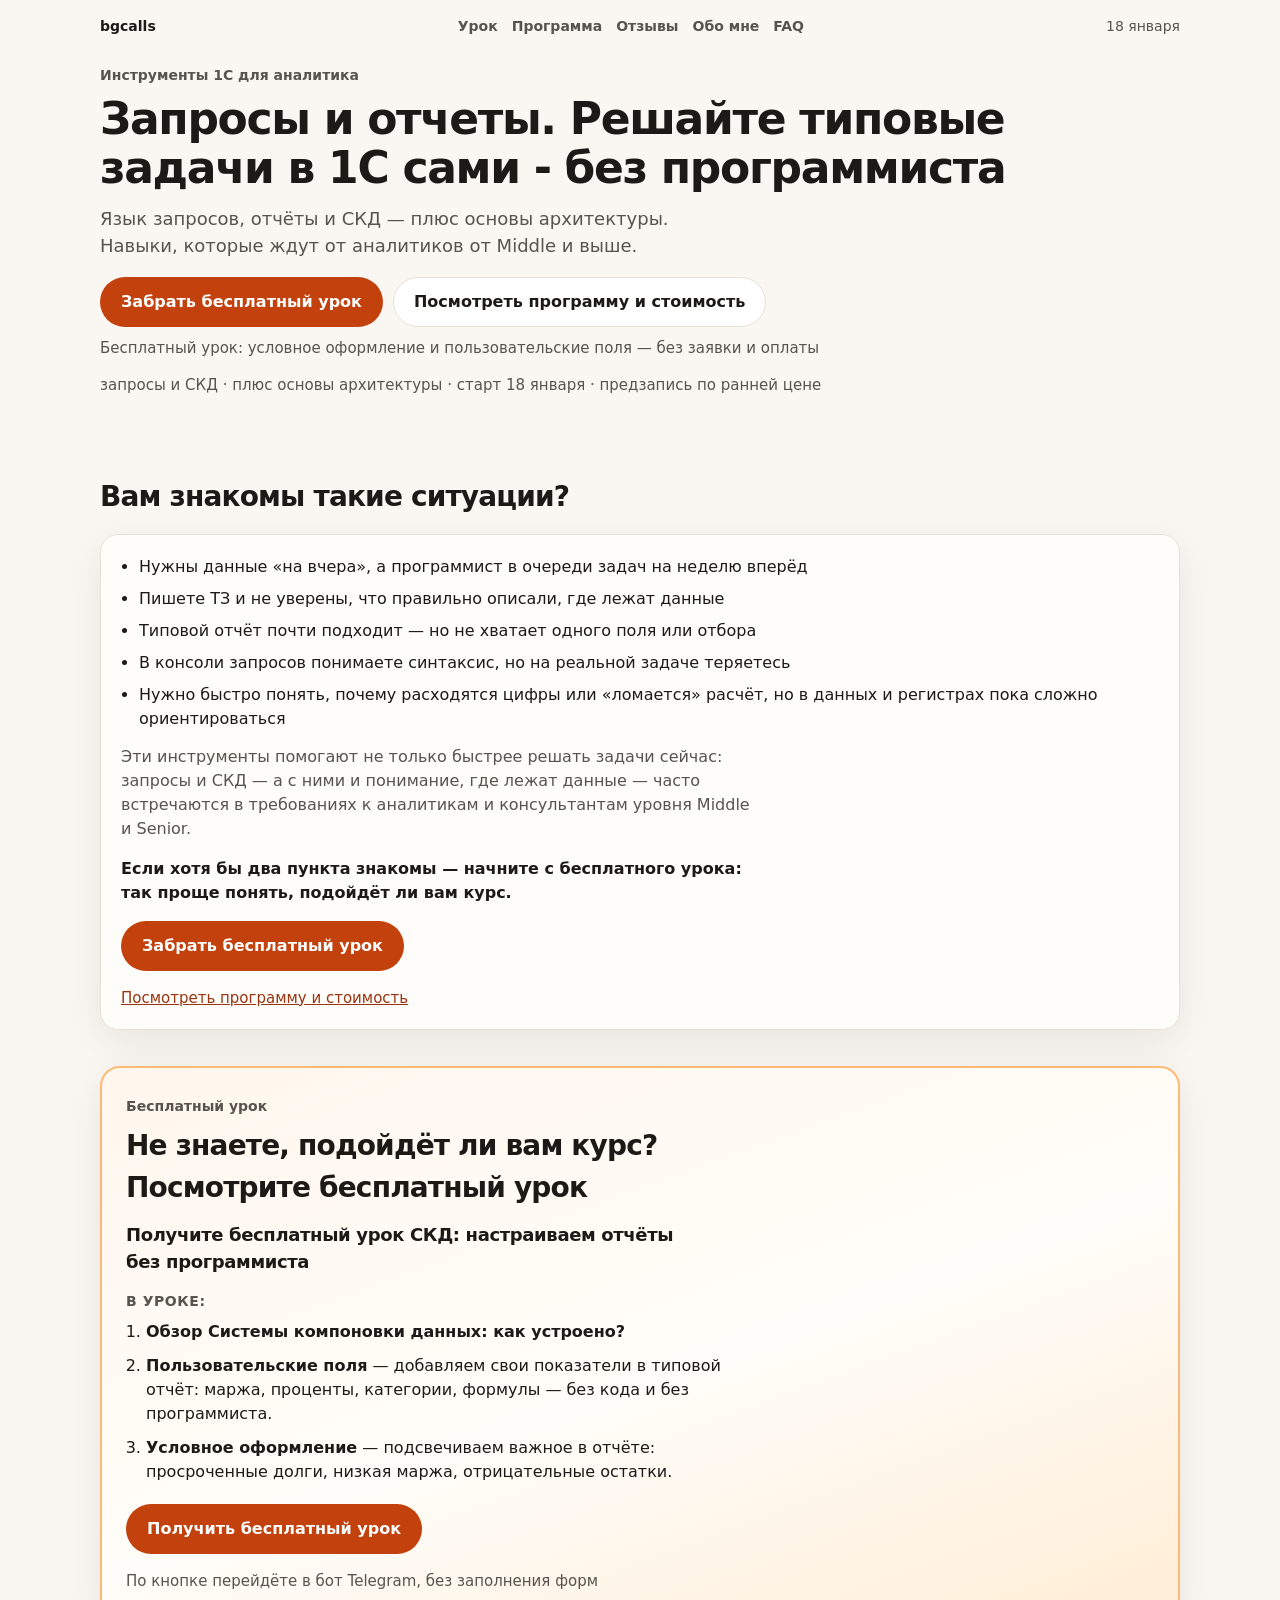
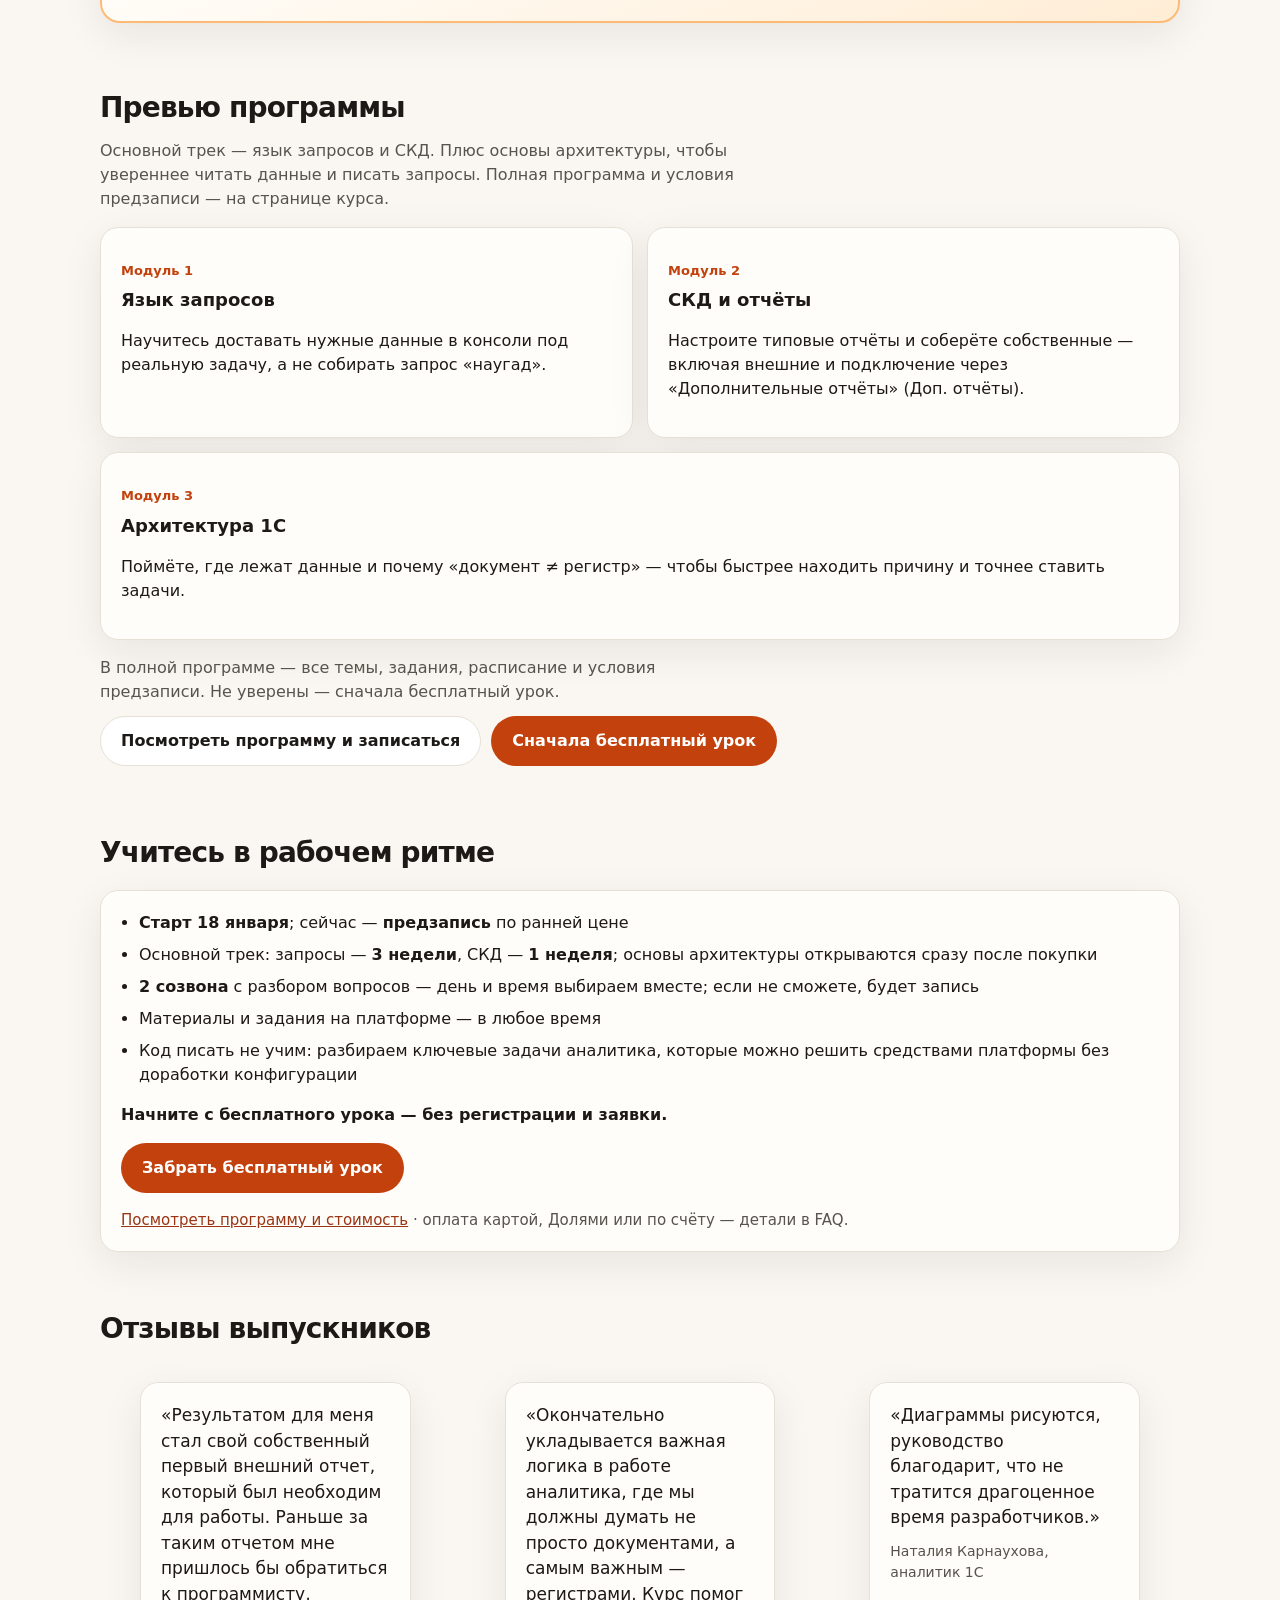
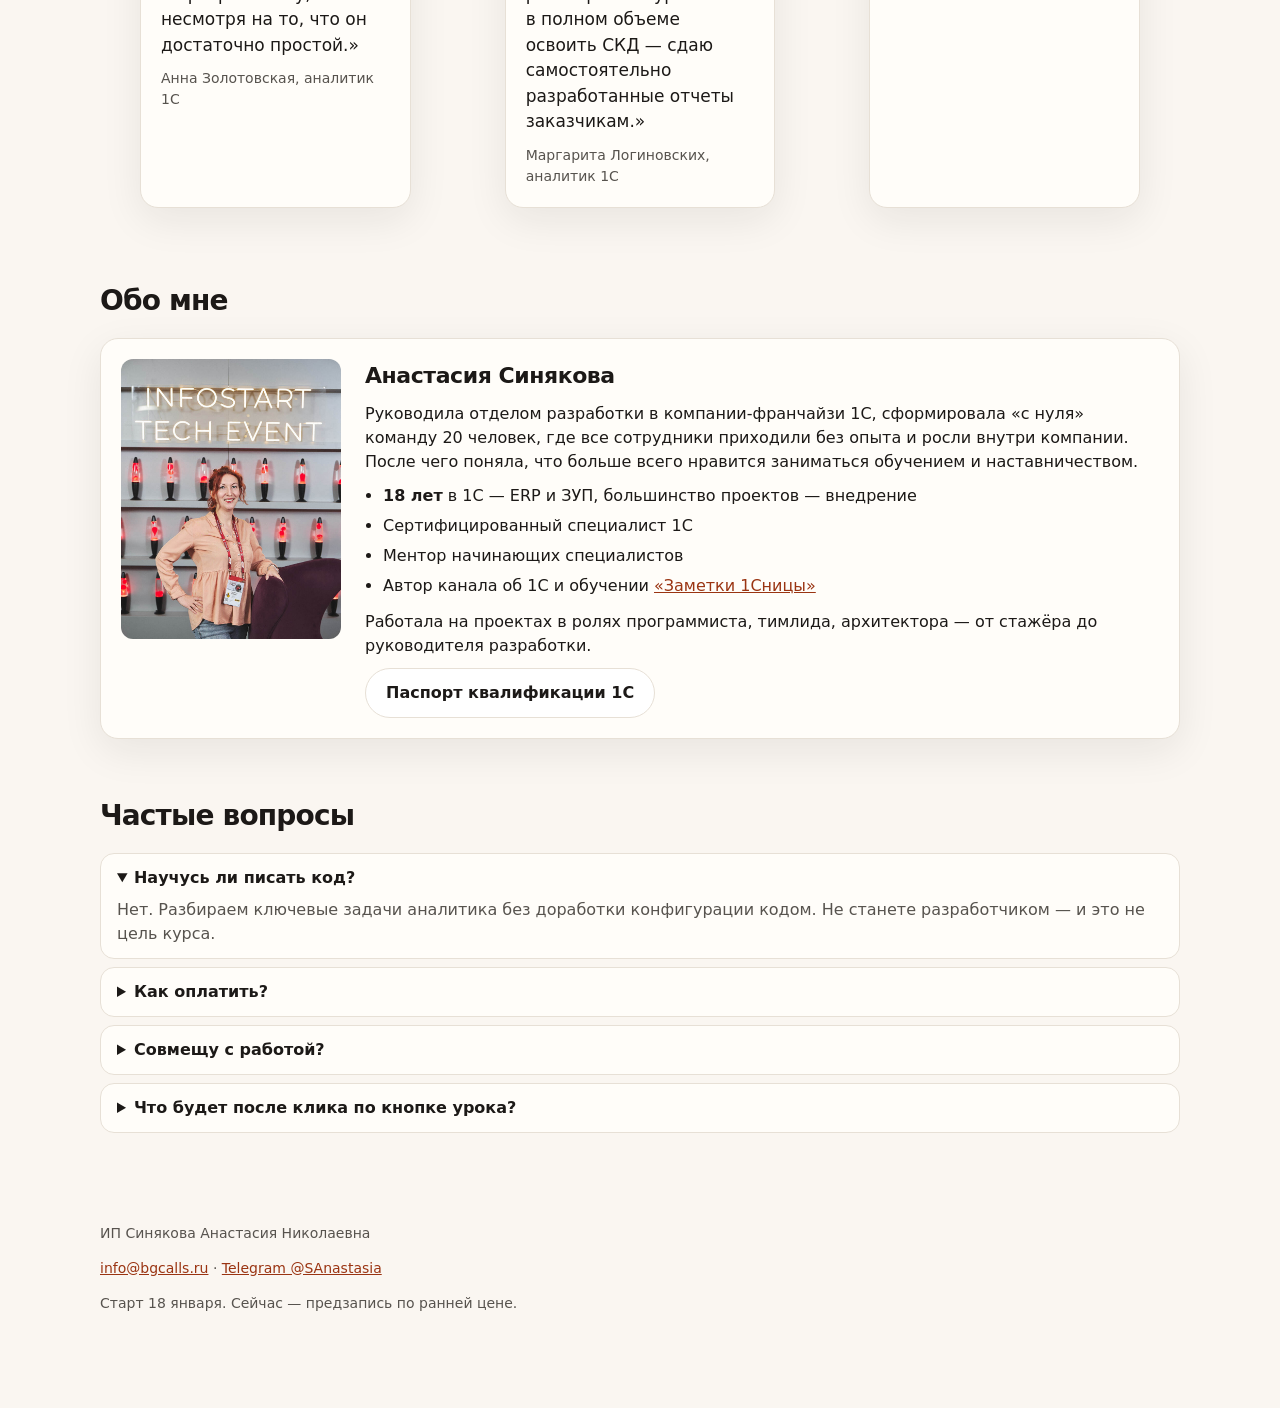
<file: index.html>
<!DOCTYPE html>
<html lang="ru">
<head>
  <meta charset="utf-8">
  <meta name="viewport" content="width=device-width, initial-scale=1">
  <title>Инструменты 1С для аналитика</title>
  <meta name="description" content="Для аналитиков и консультантов 1С. Решаем свои задачи без программиста. Короткий курс: язык запросов и СКД, плюс основы архитектуры. Старт 18 января — сейчас предзапись по ранней цене.">
  <link rel="canonical" href="https://query.bgcalls.ru/">
  <link rel="icon" href="/favicon.ico" sizes="any">
  <link rel="icon" type="image/jpeg" href="/favicon.jpg">
  <link rel="apple-touch-icon" href="/favicon.jpg">
  <meta property="og:title" content="Инструменты 1С для аналитика">
  <meta property="og:description" content="Для аналитиков и консультантов 1С. Язык запросов и СКД без программиста, плюс основы архитектуры. Старт 18 января — предзапись по ранней цене.">
  <meta property="og:url" content="https://query.bgcalls.ru/">
  <meta property="og:type" content="website">
  <link rel="stylesheet" href="styles.css">
  <!-- Yandex.Metrika counter 94870906 — тот же, что на bgcalls.ru -->
  <script>
    (function (m, e, t, r, i, k, a) {
      m[i] = m[i] || function () { (m[i].a = m[i].a || []).push(arguments); };
      m[i].l = 1 * new Date();
      for (var j = 0; j < document.scripts.length; j++) {
        if (document.scripts[j].src === r) { return; }
      }
      k = e.createElement(t), a = e.getElementsByTagName(t)[0], k.async = 1, k.src = r;
      a.parentNode.insertBefore(k, a);
    })(window, document, "script", "https://mc.yandex.ru/metrika/tag.js", "ym");
    ym(94870906, "init", {
      clickmap: true,
      trackLinks: true,
      accurateTrackBounce: true,
      webvisor: true
    });
  </script>
  <noscript><div><img src="https://mc.yandex.ru/watch/94870906" style="position:absolute; left:-9999px;" alt=""></div></noscript>
</head>
<body>
  <header class="wrap top">
    <div><strong>bgcalls</strong></div>
    <nav class="top-nav" aria-label="Разделы">
      <a href="#besplatnyy-urok">Урок</a>
      <a href="#programma">Программа</a>
      <a href="#otzyvy">Отзывы</a>
      <a href="#obo-mne">Обо мне</a>
      <a href="#faq">FAQ</a>
    </nav>
    <div>18 января</div>
  </header>

  <main>
    <section class="wrap hero" id="hero">
      <p class="kicker">Инструменты 1С для аналитика</p>
      <h1>Запросы и отчеты. Решайте типовые задачи в 1С сами - без программиста</h1>
      <p class="lead">Язык запросов, отчёты и СКД — плюс основы архитектуры. Навыки, которые ждут от аналитиков от Middle и выше.</p>
      <div class="btns">
        <a class="btn btn-main" href="#besplatnyy-urok">Забрать бесплатный урок</a>
        <a class="btn btn-ghost js-program" href="https://bgcalls.ru/tools#rec713897254">Посмотреть программу и стоимость</a>
      </div>
      <p class="cta-note">Бесплатный урок: условное оформление и пользовательские поля — без заявки и оплаты</p>
      <p class="meta">запросы и СКД · плюс основы архитектуры · старт 18 января · предзапись по ранней цене</p>
    </section>

    <section class="wrap" id="boli">
      <h2>Вам знакомы такие ситуации?</h2>
      <div class="card pains">
        <ul>
          <li>Нужны данные «на вчера», а программист в очереди задач на неделю вперёд</li>
          <li>Пишете ТЗ и не уверены, что правильно описали, где лежат данные</li>
          <li>Типовой отчёт почти подходит — но не хватает одного поля или отбора</li>
          <li>В консоли запросов понимаете синтаксис, но на реальной задаче теряетесь</li>
          <li>Нужно быстро понять, почему расходятся цифры или «ломается» расчёт, но в данных и регистрах пока сложно ориентироваться</li>
        </ul>
        <p class="career-note">Эти инструменты помогают не только быстрее решать задачи сейчас: запросы и СКД — а с ними и понимание, где лежат данные — часто встречаются в требованиях к аналитикам и консультантам уровня Middle и Senior.</p>
        <p class="bridge">Если хотя бы два пункта знакомы — начните с бесплатного урока: так проще понять, подойдёт ли вам курс.</p>
        <p><a class="btn btn-main" href="#besplatnyy-urok">Забрать бесплатный урок</a></p>
        <p class="soft-note"><a class="js-program" href="https://bgcalls.ru/tools#rec713897254">Посмотреть программу и стоимость</a></p>
      </div>
    </section>

    <section class="wrap lead-magnet" id="besplatnyy-urok">
      <div class="lead-magnet-inner">
        <p class="kicker">Бесплатный урок</p>
        <h2>Не знаете, подойдёт ли вам курс? Посмотрите бесплатный урок</h2>
        <p class="lead-magnet-offer">Получите бесплатный урок СКД: настраиваем отчёты без программиста</p>
        <p class="lead-magnet-label">В уроке:</p>
        <ol class="lead-magnet-list">
          <li>
            <strong>Обзор Системы компоновки данных: как устроено?</strong>
          </li>
          <li>
            <strong>Пользовательские поля</strong> — добавляем свои показатели в типовой отчёт: маржа, проценты, категории, формулы — без кода и без программиста.
          </li>
          <li>
            <strong>Условное оформление</strong> — подсвечиваем важное в отчёте: просроченные долги, низкая маржа, отрицательные остатки.
          </li>
        </ol>
        <p><a class="btn btn-main js-lead" href="https://t.me/bgcalls_tools_bot?start=link_bGJ6SiWSzK">Получить бесплатный урок</a></p>
        <p class="soft-note">По кнопке перейдёте в бот Telegram, без заполнения форм</p>
      </div>
    </section>

    <section class="wrap" id="programma">
      <h2>Превью программы</h2>
      <p class="section-lead">Основной трек — язык запросов и СКД. Плюс основы архитектуры, чтобы увереннее читать данные и писать запросы. Полная программа и условия предзаписи — на странице курса.</p>
      <div class="grid-mods">
        <article class="card">
          <p class="num">Модуль 1</p>
          <h3>Язык запросов</h3>
          <p>Научитесь доставать нужные данные в консоли под реальную задачу, а не собирать запрос «наугад».</p>
        </article>
        <article class="card">
          <p class="num">Модуль 2</p>
          <h3>СКД и отчёты</h3>
          <p>Настроите типовые отчёты и соберёте собственные — включая внешние и подключение через «Дополнительные отчёты» (Доп. отчёты).</p>
        </article>
        <article class="card">
          <p class="num">Модуль 3</p>
          <h3>Архитектура 1С</h3>
          <p>Поймёте, где лежат данные и почему «документ ≠ регистр» — чтобы быстрее находить причину и точнее ставить задачи.</p>
        </article>
      </div>
      <p class="cta-context">В полной программе — все темы, задания, расписание и условия предзаписи. Не уверены — сначала бесплатный урок.</p>
      <div class="btns">
        <a class="btn btn-ghost js-program" href="https://bgcalls.ru/tools#rec713897254">Посмотреть программу и записаться</a>
        <a class="btn btn-main" href="#besplatnyy-urok">Сначала бесплатный урок</a>
      </div>
    </section>

    <section class="wrap" id="format">
      <h2>Учитесь в рабочем ритме</h2>
      <div class="card">
        <ul class="format-list">
          <li><strong>Старт 18 января</strong>; сейчас — <strong>предзапись</strong> по ранней цене</li>
          <li>Основной трек: запросы — <strong>3 недели</strong>, СКД — <strong>1 неделя</strong>; основы архитектуры открываются сразу после покупки</li>
          <li><strong>2 созвона</strong> с разбором вопросов — день и время выбираем вместе; если не сможете, будет запись</li>
          <li>Материалы и задания на платформе — в любое время</li>
          <li>Код писать не учим: разбираем ключевые задачи аналитика, которые можно решить средствами платформы без доработки конфигурации</li>
        </ul>
        <p class="bridge">Начните с бесплатного урока — без регистрации и заявки.</p>
        <p><a class="btn btn-main" href="#besplatnyy-urok">Забрать бесплатный урок</a></p>
        <p class="soft-note"><a class="js-program" href="https://bgcalls.ru/tools#rec713897254">Посмотреть программу и стоимость</a> · оплата картой, Долями или по счёту — детали в FAQ.</p>
      </div>
    </section>

    <section class="wrap" id="otzyvy">
      <h2>Отзывы выпускников</h2>
      <div class="grid-3">
        <figure class="card">
          <blockquote class="quote">«Результатом для меня стал свой собственный первый внешний отчет, который был необходим для работы. Раньше за таким отчетом мне пришлось бы обратиться к программисту, несмотря на то, что он достаточно простой.»</blockquote>
          <figcaption class="who">Анна Золотовская, аналитик 1С</figcaption>
        </figure>
        <figure class="card">
          <blockquote class="quote">«Окончательно укладывается важная логика в работе аналитика, где мы должны думать не просто документами, а самым важным — регистрами. Курс помог в полном объеме освоить СКД — сдаю самостоятельно разработанные отчеты заказчикам.»</blockquote>
          <figcaption class="who">Маргарита Логиновских, аналитик 1С</figcaption>
        </figure>
        <figure class="card">
          <blockquote class="quote">«Диаграммы рисуются, руководство благодарит, что не тратится драгоценное время разработчиков.»</blockquote>
          <figcaption class="who">Наталия Карнаухова, аналитик 1С</figcaption>
        </figure>
      </div>
    </section>

    <section class="wrap" id="obo-mne">
      <h2>Обо мне</h2>
      <div class="card author">
        <img class="author-photo" src="author.jpg" alt="Анастасия Синякова" width="280" height="350">
        <div>
          <p class="author-name">Анастасия Синякова</p>
          <p>Руководила отделом разработки в компании-франчайзи 1С, сформировала «с нуля» команду 20 человек, где все сотрудники приходили без опыта и росли внутри компании. После чего поняла, что больше всего нравится заниматься обучением и наставничеством.</p>
          <ul class="about-facts">
            <li><strong>18 лет</strong> в 1С — ERP и ЗУП, большинство проектов — внедрение</li>
            <li>Сертифицированный специалист 1С</li>
            <li>Ментор начинающих специалистов</li>
            <li>Автор канала об 1С и обучении <a href="https://t.me/yellow_note">«Заметки 1Сницы»</a></li>
          </ul>
          <p>Работала на проектах в ролях программиста, тимлида, архитектора — от стажёра до руководителя разработки.</p>
          <p>
            <a class="btn btn-ghost" href="https://uc1.1c.ru/account/summary/?token=86fdb60becf1d8d3e52e398cdead7d71">Паспорт квалификации 1С</a>
          </p>
        </div>
      </div>
    </section>

    <section class="wrap faq" id="faq">
      <h2>Частые вопросы</h2>
      <details open>
        <summary>Научусь ли писать код?</summary>
        <p>Нет. Разбираем ключевые задачи аналитика без доработки конфигурации кодом. Не станете разработчиком — и это не цель курса.</p>
      </details>
      <details>
        <summary>Как оплатить?</summary>
        <p>Сейчас — предзапись по ранней цене. Оплата по карте, в рассрочку Долями или по счёту от юрлица. Для запроса счёта пишите на <a href="mailto:info@bgcalls.ru">info@bgcalls.ru</a> или в Telegram <a href="https://t.me/sAnastasia">@SAnastasia</a>. Программа и тарифы — на <a class="js-program" href="https://bgcalls.ru/tools#rec713897254">странице курса</a>.</p>
      </details>
      <details>
        <summary>Совмещу с работой?</summary>
        <p>Да. 2 созвона с разбором вопросов — день и время выбираем вместе; если не сможете подключиться — будет запись. Материалы и задания доступны на платформе в любое время. Основной трек: запросы — 3 недели, СКД — 1 неделя; блок по архитектуре открывается сразу после покупки. Основной старт — 18 января.</p>
      </details>
      <details>
        <summary>Что будет после клика по кнопке урока?</summary>
        <p>Откроется бот Telegram с бесплатным уроком СКД — без заполнения форм и без оплаты. Полная программа и стоимость — на <a class="js-program" href="https://bgcalls.ru/tools#rec713897254">странице курса</a>.</p>
      </details>
    </section>
  </main>

  <footer class="wrap foot">
    <p>ИП Синякова Анастасия Николаевна</p>
    <p>
      <a href="mailto:info@bgcalls.ru">info@bgcalls.ru</a> ·
      <a href="https://t.me/sAnastasia">Telegram @SAnastasia</a>
    </p>
    <p>Старт 18 января. Сейчас — предзапись по ранней цене.</p>
  </footer>

  <div class="sticky">
    <a class="btn btn-main" href="#besplatnyy-urok" style="width:100%">Забрать бесплатный урок</a>
  </div>

  <script src="config.js"></script>
  <script src="pay.js"></script>
</body>
</html>
</file>
<file: styles.css>
:root {
  --ink: #1c1917;
  --muted: #57534e;
  --paper: #faf6f1;
  --card: #fffdf9;
  --line: #e7e0d6;
  --accent: #c2410c;
  --accent-dark: #9a3412;
  --ok: #3f6212;
  --no: #9f1239;
  --shadow: 0 12px 40px rgba(28, 25, 23, 0.08);
}

* { box-sizing: border-box; }
html { scroll-behavior: smooth; }
body {
  margin: 0;
  font-family: "Segoe UI", system-ui, sans-serif;
  color: var(--ink);
  background: var(--paper);
  line-height: 1.5;
}
a { color: var(--accent-dark); }
img { max-width: 100%; }
.wrap { width: min(1080px, calc(100% - 32px)); margin: 0 auto; }
.top {
  display: flex;
  justify-content: space-between;
  align-items: center;
  gap: 16px;
  padding: 16px 0;
  font-size: 14px;
  color: var(--muted);
}
.top strong { color: var(--ink); }
.top-nav {
  display: flex;
  flex-wrap: wrap;
  gap: 14px;
  justify-content: center;
}
.top-nav a {
  color: var(--muted);
  text-decoration: none;
  font-weight: 600;
}
.top-nav a:hover { color: var(--accent-dark); }
.section-lead {
  margin: -6px 0 16px;
  color: var(--muted);
  max-width: 40rem;
}
.about-facts {
  margin: 0 0 12px;
  padding-left: 18px;
}
.about-facts li { margin-bottom: 6px; }
.link-grid { align-items: stretch; }
.link-card {
  display: flex;
  flex-direction: column;
  gap: 4px;
  text-decoration: none;
  color: inherit;
  transition: border-color 0.15s ease, transform 0.15s ease;
}
.link-card:hover {
  border-color: #d6c7b6;
  transform: translateY(-2px);
}
.link-label {
  font-size: 13px;
  font-weight: 700;
  color: var(--accent);
  text-transform: uppercase;
  letter-spacing: 0.04em;
}
.link-title {
  font-size: 18px;
  font-weight: 700;
  letter-spacing: -0.02em;
}
.link-desc {
  color: var(--muted);
  font-size: 14px;
}
.hero {
  padding: 12px 0 36px;
}
.kicker {
  margin: 0 0 8px;
  font-size: 14px;
  font-weight: 700;
  color: var(--muted);
}
h1 {
  font-size: clamp(28px, 4.5vw, 44px);
  line-height: 1.12;
  margin: 0 0 12px;
  letter-spacing: -0.03em;
}
.lead { font-size: 18px; color: var(--muted); max-width: 40rem; margin: 0 0 18px; }
.btns { display: flex; flex-wrap: wrap; gap: 10px; margin-bottom: 10px; }
.cta-note {
  margin: 0 0 10px;
  font-size: 15px;
  color: var(--muted);
}
.cta-context {
  margin: 16px 0 12px;
  color: var(--muted);
  max-width: 40rem;
}
.bridge {
  margin: 16px 0 14px;
  font-weight: 600;
  max-width: 40rem;
}
.song-bridge { margin-top: 18px; }
.soft-note {
  margin: 14px 0 0;
  color: var(--muted);
  font-size: 15px;
}
.career-note {
  margin: 14px 0 0;
  color: var(--muted);
  max-width: 40rem;
}
.lead-magnet {
  padding: 8px 0 36px;
}
.lead-magnet-inner {
  background: linear-gradient(160deg, #fff7ed 0%, #fffdf9 55%, #ffedd5 100%);
  border: 2px solid #fdba74;
  border-radius: 20px;
  padding: 28px 24px;
  box-shadow: var(--shadow);
}
.lead-magnet h2 {
  margin-bottom: 12px;
  max-width: 36rem;
}
.lead-magnet-offer {
  margin: 0 0 16px;
  font-size: 18px;
  font-weight: 700;
  max-width: 36rem;
  letter-spacing: -0.02em;
}
.lead-magnet-label {
  margin: 0 0 8px;
  font-weight: 700;
  color: var(--muted);
  font-size: 14px;
  text-transform: uppercase;
  letter-spacing: 0.04em;
}
.lead-magnet-list {
  margin: 0 0 20px;
  padding-left: 20px;
  max-width: 40rem;
}
.lead-magnet-list li {
  margin-bottom: 10px;
}
.pains ul, .results, .format-list {
  margin: 0;
  padding-left: 18px;
}
.pains li, .results li, .format-list li { margin-bottom: 8px; }
.secondary-audience {
  color: var(--muted);
  font-size: 15px;
}
.grid-mods {
  display: grid;
  gap: 14px;
  grid-template-columns: repeat(2, 1fr);
}
.grid-mods .card:last-child {
  grid-column: 1 / -1;
  max-width: 100%;
}
.grid-mods .card ul {
  margin-top: 10px;
  color: var(--muted);
  font-size: 15px;
}
.grid-mods .card li { margin-bottom: 6px; }
.btn {
  display: inline-flex;
  align-items: center;
  justify-content: center;
  border-radius: 999px;
  padding: 12px 20px;
  text-decoration: none;
  font-weight: 700;
  border: 1px solid transparent;
}
.btn-main { background: var(--accent); color: #fff; }
.btn-main:hover { background: var(--accent-dark); }
.btn-ghost { background: #fff; color: var(--ink); border-color: var(--line); }
.meta { color: var(--muted); font-size: 15px; }
section { padding: 28px 0; }
h2 { font-size: 28px; letter-spacing: -0.03em; margin: 0 0 16px; }
.grid-2, .grid-3, .mods { display: grid; gap: 14px; }
.grid-2 { grid-template-columns: repeat(2, 1fr); }
.grid-3 { grid-template-columns: repeat(3, 1fr); }
.mods { grid-template-columns: 1.2fr 1fr; }
.card {
  background: var(--card);
  border: 1px solid var(--line);
  border-radius: 18px;
  padding: 20px;
  box-shadow: var(--shadow);
}
.card h3 { margin: 0 0 8px; font-size: 18px; }
.yes { border-top: 4px solid var(--ok); }
.no { border-top: 4px solid var(--no); }
ul { margin: 0; padding-left: 18px; }
.num {
  font-size: 13px;
  font-weight: 700;
  color: var(--accent);
  margin-bottom: 6px;
}
.quote { font-size: 17px; margin: 0 0 10px; }
.who { color: var(--muted); font-size: 14px; }
.song p { margin: 0 0 12px; }
.song p:last-of-type { margin-bottom: 0; }
.song-title {
  margin: 16px 0 10px !important;
  font-weight: 700;
  font-size: 17px;
}
.song-player {
  display: block;
  width: 100%;
  max-width: 420px;
  margin-top: 4px;
}
.price { font-size: 36px; font-weight: 800; letter-spacing: -0.03em; margin: 8px 0 12px; }
.price span { font-size: 18px; font-weight: 600; color: var(--muted); }
.faq details {
  background: var(--card);
  border: 1px solid var(--line);
  border-radius: 14px;
  padding: 12px 16px;
  margin-bottom: 8px;
}
.faq summary { cursor: pointer; font-weight: 700; }
.faq p { margin: 8px 0 0; color: var(--muted); }
.author {
  display: grid;
  grid-template-columns: 220px 1fr;
  gap: 24px;
  align-items: start;
}
.author-photo {
  width: 220px;
  height: 280px;
  object-fit: cover;
  object-position: top;
  border-radius: 12px;
  display: block;
}
.author-name {
  margin: 0 0 8px;
  font-size: 22px;
  font-weight: 700;
  letter-spacing: -0.02em;
}
.author p { margin: 0 0 10px; }
.author p:last-child { margin-bottom: 0; }
.foot {
  padding: 40px 0 80px;
  color: var(--muted);
  font-size: 14px;
}
.sticky {
  position: sticky;
  bottom: 0;
  background: rgba(250, 246, 241, 0.92);
  backdrop-filter: blur(8px);
  border-top: 1px solid var(--line);
  padding: 10px 16px;
  display: none;
}
@media (max-width: 800px) {
  .grid-2, .grid-3, .mods, .grid-mods, .author { grid-template-columns: 1fr; }
  .grid-mods .card:last-child { grid-column: auto; }
  .author-photo { width: 180px; height: 230px; }
  .sticky { display: block; }
  .hero { padding-bottom: 32px; }
  .top { flex-wrap: wrap; }
  .top-nav { order: 3; width: 100%; justify-content: flex-start; gap: 12px; }
  .song-player { max-width: 100%; margin-bottom: 4px; }
  body { padding-bottom: 72px; }
}
</file>
